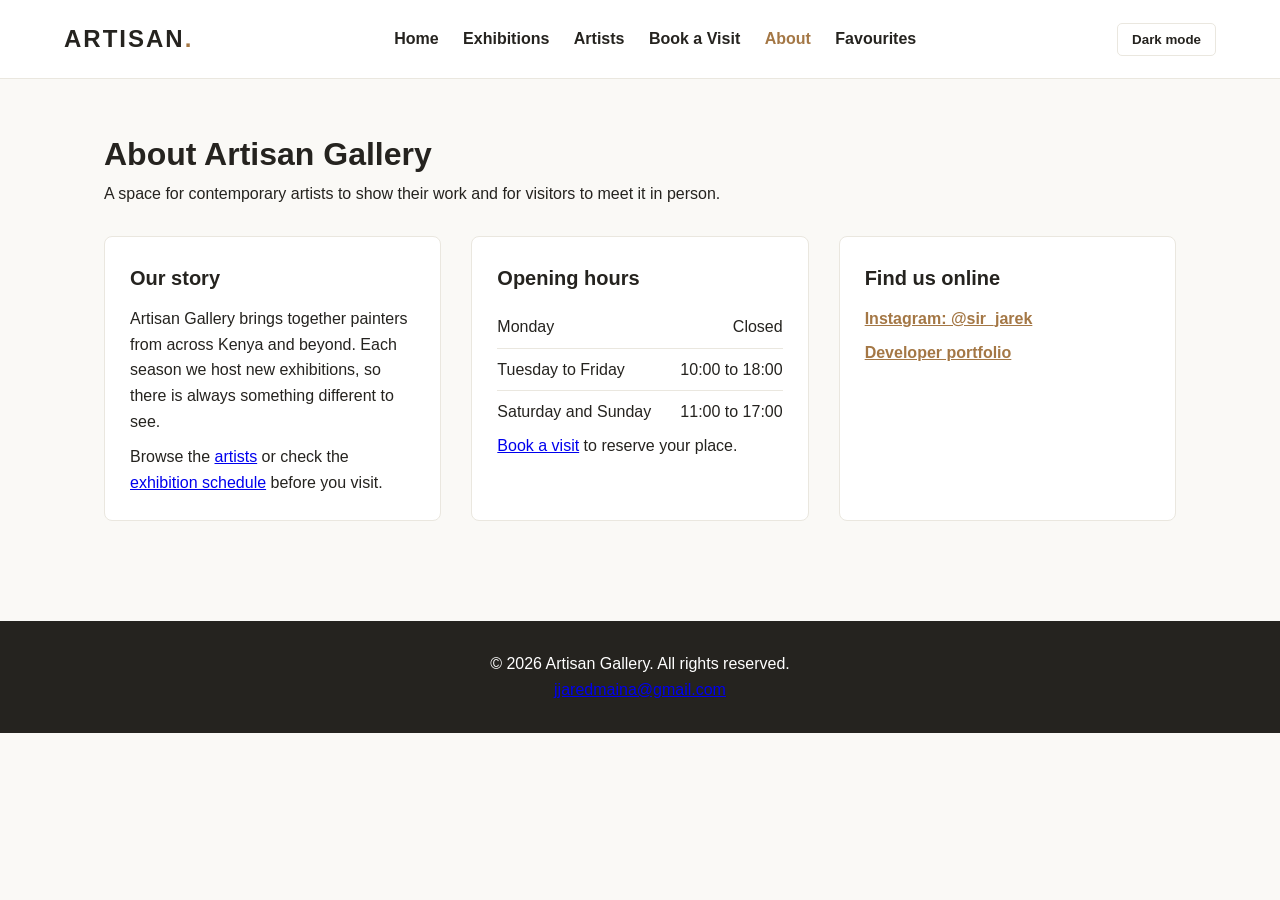
<file: about.html>
<!DOCTYPE html>
<html lang="en">
<head>
  <meta charset="UTF-8">
  <meta name="viewport" content="width=device-width, initial-scale=1.0">
  <title>Artisan Gallery | About</title>
  <link rel="stylesheet" href="style.css">
  <script>(function(){try{var t=localStorage.getItem("artisanTheme")||(matchMedia("(prefers-color-scheme: dark)").matches?"dark":"light");document.documentElement.setAttribute("data-theme",t)}catch(e){}})();</script>
</head>
<body>
  <a class="skip-link" href="#main">Skip to content</a>

  <header class="main-header">
    <div class="logo">ARTISAN<span>.</span></div>
    <button class="nav-toggle" aria-label="Toggle menu" aria-expanded="false" aria-controls="mainNav">
      <span></span><span></span><span></span>
    </button>
    <nav class="main-nav" id="mainNav">
      <a href="index.html">Home</a>
      <a href="exhibitions.html">Exhibitions</a>
      <a href="artists.html">Artists</a>
      <a href="booking.html">Book a Visit</a>
      <a href="about.html" class="active">About</a>
      <a href="favourites.html">Favourites</a>
    </nav>
    <button type="button" class="theme-toggle" id="themeToggle" aria-pressed="false">Dark mode</button>
  </header>

  <main class="container" id="main" tabindex="-1">
    <h1>About Artisan Gallery</h1>
    <p>A space for contemporary artists to show their work and for visitors to meet it in person.</p>

    <div class="about-grid">

      <section class="info-card">
        <h2>Our story</h2>
        <!-- EDIT: replace this text with your gallery's real story -->
        <p>Artisan Gallery brings together painters from across Kenya and beyond. Each season we host new exhibitions, so there is always something different to see.</p>
        <p>Browse the <a href="artists.html">artists</a> or check the <a href="exhibitions.html">exhibition schedule</a> before you visit.</p>
      </section>

      <section class="info-card">
        <h2>Opening hours</h2>
        <!-- EDIT: replace these example hours with the real ones -->
        <ul class="hours-list">
          <li><span>Monday</span><span>Closed</span></li>
          <li><span>Tuesday to Friday</span><span>10:00 to 18:00</span></li>
          <li><span>Saturday and Sunday</span><span>11:00 to 17:00</span></li>
        </ul>
        <p><a href="booking.html">Book a visit</a> to reserve your place.</p>
      </section>

      <section class="info-card">
        <h2>Find us online</h2>
        <ul class="link-list">
          <li><a href="https://www.instagram.com/sir_jarek/" target="_blank" rel="noopener noreferrer">Instagram: @sir_jarek</a></li>
          <li><a href="https://jared-portfolio-ten.vercel.app/" target="_blank" rel="noopener noreferrer">Developer portfolio</a></li>
        </ul>
      </section>

    </div>
  </main>

  <footer class="main-footer">
    <p>&copy; 2026 Artisan Gallery. All rights reserved.</p>
    <p><a href="mailto:jjaredmaina@gmail.com">jjaredmaina@gmail.com</a></p>
  </footer>

  <script src="script.js"></script>
  <script src="features.js"></script>
</body>
</html>
</file>
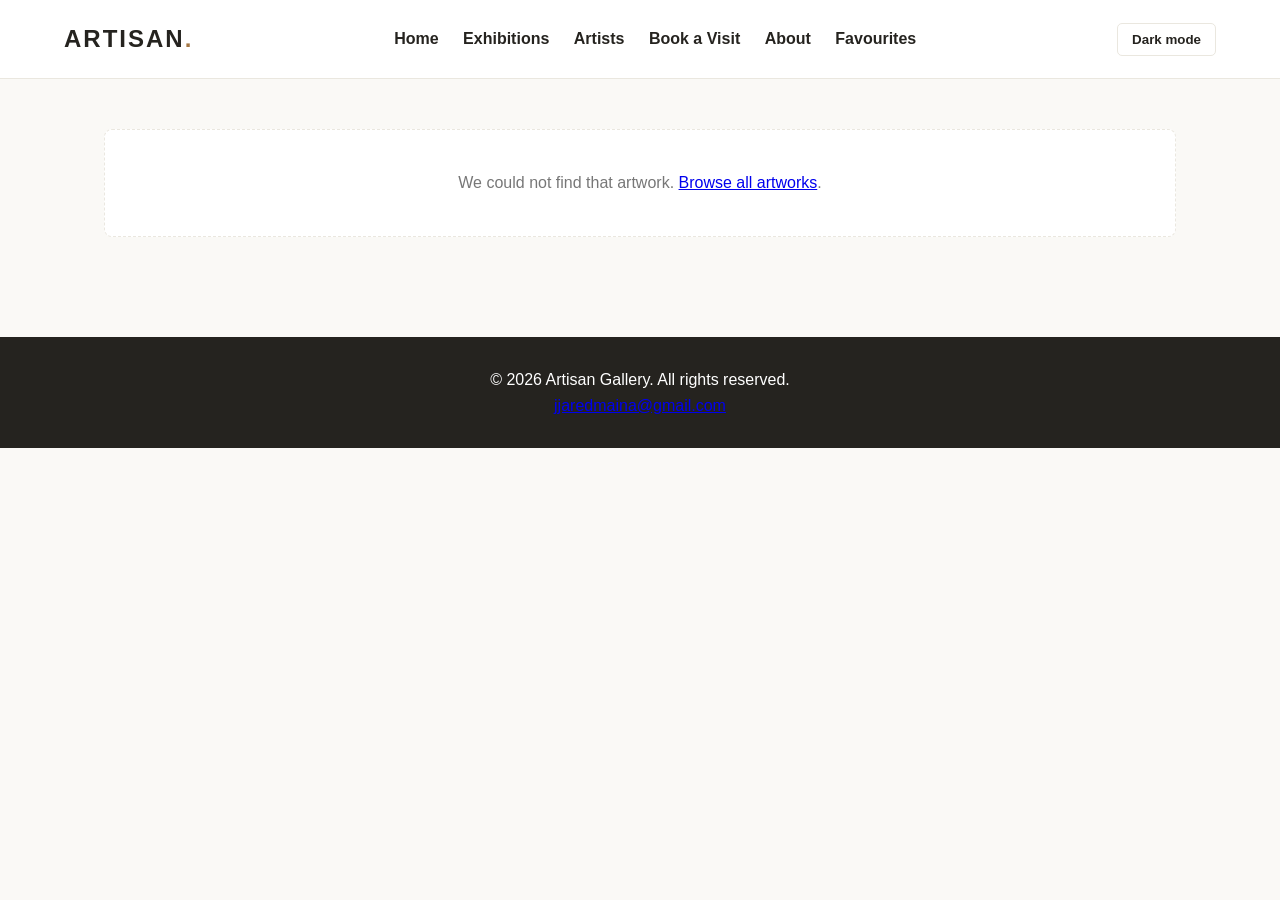
<file: artwork.html>
<!DOCTYPE html>
<html lang="en">
<head>
  <meta charset="UTF-8">
  <meta name="viewport" content="width=device-width, initial-scale=1.0">
  <title>Artisan Gallery | Artwork</title>
  <link rel="stylesheet" href="style.css">
  <script>(function(){try{var t=localStorage.getItem("artisanTheme")||(matchMedia("(prefers-color-scheme: dark)").matches?"dark":"light");document.documentElement.setAttribute("data-theme",t)}catch(e){}})();</script>
</head>
<body>
  <a class="skip-link" href="#main">Skip to content</a>

  <header class="main-header">
    <div class="logo">ARTISAN<span>.</span></div>
    <button class="nav-toggle" aria-label="Toggle menu" aria-expanded="false" aria-controls="mainNav">
      <span></span><span></span><span></span>
    </button>
    <nav class="main-nav" id="mainNav">
      <a href="index.html">Home</a>
      <a href="exhibitions.html">Exhibitions</a>
      <a href="artists.html">Artists</a>
      <a href="booking.html">Book a Visit</a>
      <a href="about.html">About</a>
      <a href="favourites.html">Favourites</a>
    </nav>
    <button type="button" class="theme-toggle" id="themeToggle" aria-pressed="false">Dark mode</button>
  </header>

  <main class="container" id="main" tabindex="-1">
    <div id="artworkDetail"></div>
  </main>

  <footer class="main-footer">
    <p>&copy; 2026 Artisan Gallery. All rights reserved.</p>
    <p><a href="mailto:jjaredmaina@gmail.com">jjaredmaina@gmail.com</a></p>
  </footer>

  <script src="data.js"></script>
  <script src="script.js"></script>
  <script src="features.js"></script>
</body>
</html>
</file>
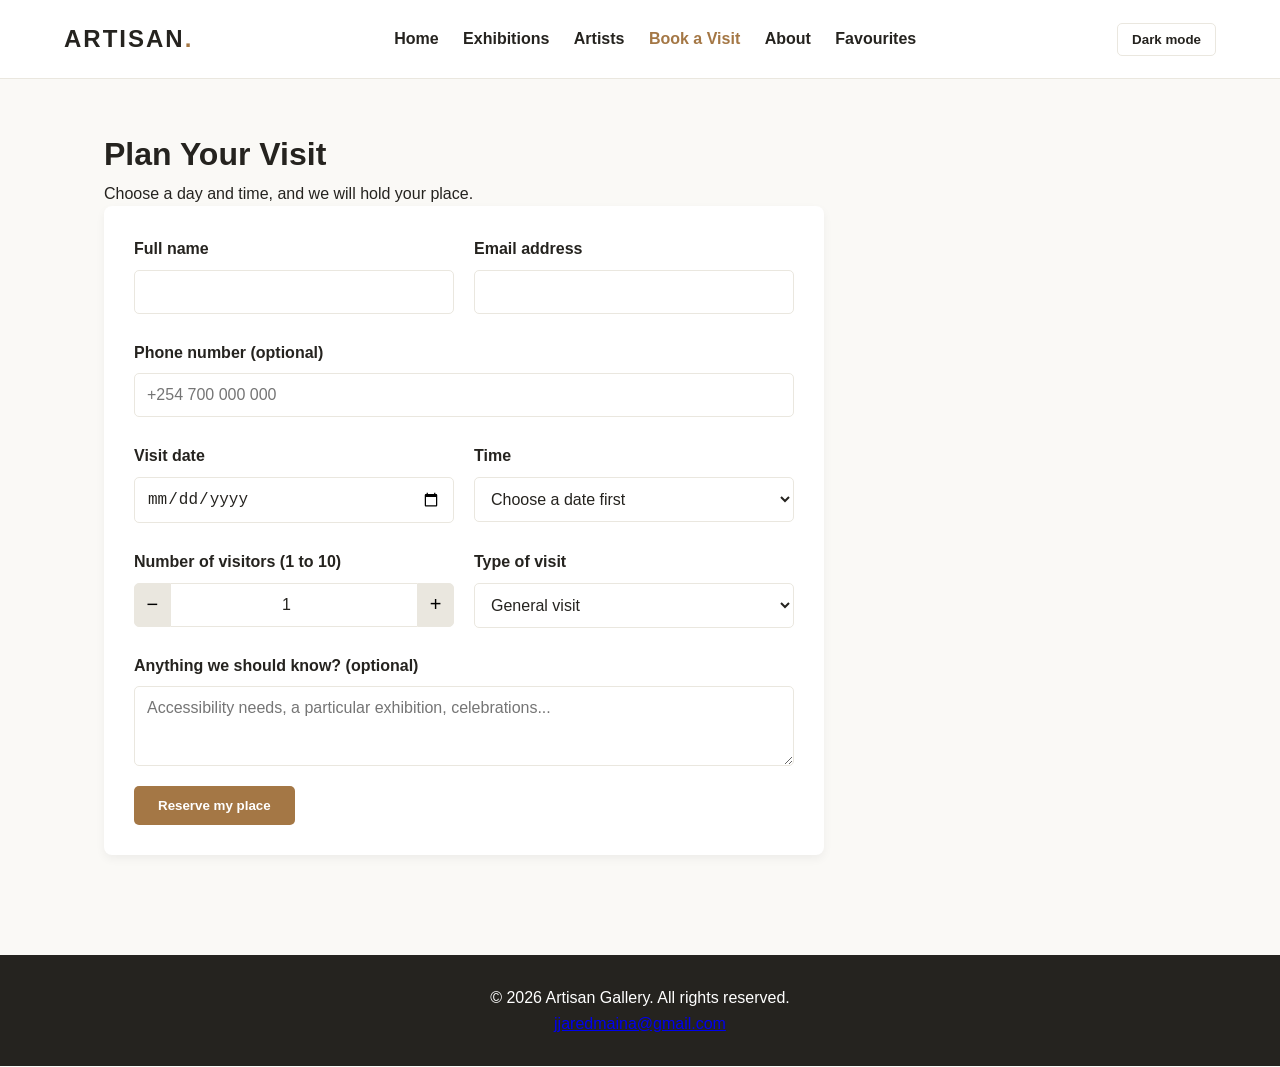
<file: booking.html>
<!DOCTYPE html>
<html lang="en">
<head>
  <meta charset="UTF-8">
  <meta name="viewport" content="width=device-width, initial-scale=1.0">
  <title>Artisan Gallery | Book a Visit</title>
  <link rel="stylesheet" href="style.css">
  <script>(function(){try{var t=localStorage.getItem("artisanTheme")||(matchMedia("(prefers-color-scheme: dark)").matches?"dark":"light");document.documentElement.setAttribute("data-theme",t)}catch(e){}})();</script>
</head>
<body>
  <a class="skip-link" href="#main">Skip to content</a>

  <header class="main-header">
    <div class="logo">ARTISAN<span>.</span></div>
    <button class="nav-toggle" aria-label="Toggle menu" aria-expanded="false" aria-controls="mainNav">
      <span></span><span></span><span></span>
    </button>
    <nav class="main-nav" id="mainNav">
      <a href="index.html">Home</a>
      <a href="exhibitions.html">Exhibitions</a>
      <a href="artists.html">Artists</a>
      <a href="booking.html" class="active">Book a Visit</a>
      <a href="about.html">About</a>
      <a href="favourites.html">Favourites</a>
    </nav>
    <button type="button" class="theme-toggle" id="themeToggle" aria-pressed="false">Dark mode</button>
  </header>

  <main class="container" id="main" tabindex="-1">
    <h1>Plan Your Visit</h1>
    <p>Choose a day and time, and we will hold your place.</p>

    <form id="bookingForm" novalidate>
      <div class="form-row">
        <div class="form-group" id="g-bName">
          <label for="bName">Full name</label>
          <input type="text" id="bName" autocomplete="name">
          <p class="field-error" id="bName-error"></p>
        </div>
        <div class="form-group" id="g-bEmail">
          <label for="bEmail">Email address</label>
          <input type="email" id="bEmail" autocomplete="email">
          <p class="field-error" id="bEmail-error"></p>
        </div>
      </div>

      <div class="form-group" id="g-bPhone">
        <label for="bPhone">Phone number (optional)</label>
        <input type="tel" id="bPhone" autocomplete="tel" placeholder="+254 700 000 000">
        <p class="field-error" id="bPhone-error"></p>
      </div>

      <div class="form-row">
        <div class="form-group" id="g-bDate">
          <label for="bDate">Visit date</label>
          <input type="date" id="bDate">
          <p class="field-error" id="bDate-error"></p>
        </div>
        <div class="form-group" id="g-bTime">
          <label for="bTime">Time</label>
          <select id="bTime"><option value="">Choose a date first</option></select>
          <p class="field-error" id="bTime-error"></p>
        </div>
      </div>

      <div class="form-row">
        <div class="form-group" id="g-bVisitors">
          <label for="bVisitors">Number of visitors (1 to 10)</label>
          <div class="stepper">
            <button type="button" id="visitorsMinus" aria-label="Fewer visitors">&minus;</button>
            <input type="number" id="bVisitors" min="1" max="10" value="1">
            <button type="button" id="visitorsPlus" aria-label="More visitors">+</button>
          </div>
          <p class="field-error" id="bVisitors-error"></p>
        </div>
        <div class="form-group" id="g-bType">
          <label for="bType">Type of visit</label>
          <select id="bType">
            <option>General visit</option>
            <option>Guided tour</option>
            <option>Group or school visit</option>
            <option>Private viewing</option>
          </select>
        </div>
      </div>

      <div class="form-group">
        <label for="bNotes">Anything we should know? (optional)</label>
        <textarea id="bNotes" rows="3" maxlength="300" placeholder="Accessibility needs, a particular exhibition, celebrations..."></textarea>
      </div>

      <button type="submit" class="btn">Reserve my place</button>
    </form>

    <section id="confirmation" class="confirmation" hidden aria-live="polite"></section>

    <section class="my-bookings" id="myBookingsSection" hidden>
      <h2 class="section-title">Your bookings</h2>
      <p class="results-count">Saved in this browser only.</p>
      <ul id="bookingList" class="booking-list"></ul>
    </section>
  </main>

  <footer class="main-footer">
    <p>&copy; 2026 Artisan Gallery. All rights reserved.</p>
    <p><a href="mailto:jjaredmaina@gmail.com">jjaredmaina@gmail.com</a></p>
  </footer>

  <script src="script.js"></script>
  <script src="booking.js"></script>
  <script src="features.js"></script>
</body>
</html>
</file>
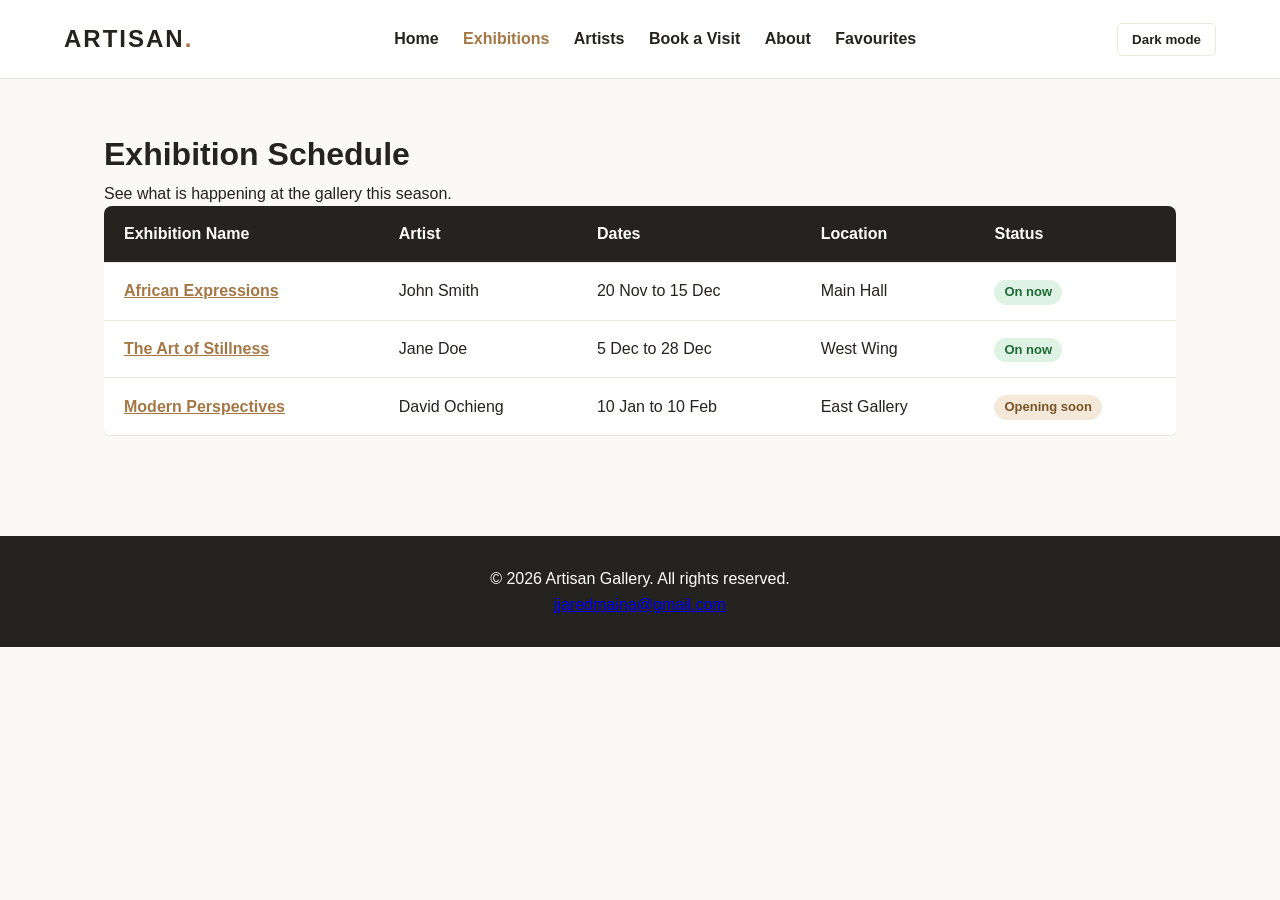
<file: exhibitions.html>
<!DOCTYPE html>
<html lang="en">
<head>
  <meta charset="UTF-8">
  <meta name="viewport" content="width=device-width, initial-scale=1.0">
  <title>Artisan Gallery | Exhibitions</title>
  <link rel="stylesheet" href="style.css">
  <script>(function(){try{var t=localStorage.getItem("artisanTheme")||(matchMedia("(prefers-color-scheme: dark)").matches?"dark":"light");document.documentElement.setAttribute("data-theme",t)}catch(e){}})();</script>
</head>
<body>
  <a class="skip-link" href="#main">Skip to content</a>

  <header class="main-header">
    <div class="logo">ARTISAN<span>.</span></div>
    <button class="nav-toggle" aria-label="Toggle menu" aria-expanded="false" aria-controls="mainNav">
      <span></span><span></span><span></span>
    </button>
    <nav class="main-nav" id="mainNav">
      <a href="index.html">Home</a>
      <a href="exhibitions.html" class="active">Exhibitions</a>
      <a href="artists.html">Artists</a>
      <a href="booking.html">Book a Visit</a>
      <a href="about.html">About</a>
      <a href="favourites.html">Favourites</a>
    </nav>
    <button type="button" class="theme-toggle" id="themeToggle" aria-pressed="false">Dark mode</button>
  </header>

  <main class="container" id="main" tabindex="-1">
    <h1>Exhibition Schedule</h1>
    <p>See what is happening at the gallery this season.</p>
    
    <!-- DATA TABLE -->
    <div class="table-responsive">
      <table>
        <thead>
          <tr>
            <th>Exhibition Name</th>
            <th>Artist</th>
            <th>Dates</th>
            <th>Location</th>
            <th>Status</th>
          </tr>
        </thead>
        <tbody id="exhibitionBody"></tbody>
      </table>
    </div>
  </main>

  <footer class="main-footer">
    <p>&copy; 2026 Artisan Gallery. All rights reserved.</p>
    <p><a href="mailto:jjaredmaina@gmail.com">jjaredmaina@gmail.com</a></p>
  </footer>

  <script src="data.js"></script>
  <script src="script.js"></script>
  <script src="features.js"></script>
</body>
</html>
</file>
<file: style.css>
/* GLOBAL STYLES & CSS VARIABLES */
:root {
  --primary: #a47745;
  --dark: #25231f;
  --light: #faf9f6;
  --gray: #eae7df;
  --surface: #fff;
  --text: #25231f;
  --hover: #f5f5f5;
}

* {
  box-sizing: border-box;
  margin: 0;
  padding: 0;
}

body {
  font-family: 'Segoe UI', Tahoma, Geneva, Verdana, sans-serif;
  background: var(--light);
  color: var(--text);
  line-height: 1.6;
}

/* NAVIGATION (FLEXBOX) */
.main-header {
  display: flex;
  justify-content: space-between;
  align-items: center;
  padding: 20px 5%;
  background: var(--surface);
  border-bottom: 1px solid var(--gray);
  position: sticky;
  top: 0;
  z-index: 100;
}

.logo {
  font-size: 24px;
  font-weight: 800;
  letter-spacing: 2px;
}

.logo span { color: var(--primary); }

.main-nav a {
  text-decoration: none;
  color: var(--text);
  margin-left: 20px;
  font-weight: 600;
  transition: color 0.3s ease; /* HOVER EFFECT */
}

.main-nav a:hover, .main-nav a.active {
  color: var(--primary);
}

/* LAYOUT & CONTAINER */
.container {
  padding: 50px 5%;
  max-width: 1200px;
  margin: auto;
}

.section-title {
  margin-bottom: 30px;
  font-size: 28px;
  border-bottom: 2px solid var(--primary);
  display: inline-block;
  padding-bottom: 5px;
}

/* HERO SECTION */
.hero {
  text-align: center;
  padding: 60px 0;
  background: var(--gray);
  border-radius: 10px;
  margin-bottom: 40px;
}

.hero h1 { font-size: 40px; margin-bottom: 10px; }
.hero p { font-size: 18px; margin-bottom: 20px; }

/* BUTTONS */
.btn {
  display: inline-block;
  background: var(--primary);
  color: #fff;
  padding: 12px 24px;
  text-decoration: none;
  border-radius: 5px;
  font-weight: 600;
  border: none;
  cursor: pointer;
  transition: background 0.3s ease, transform 0.2s ease;
}

.btn:hover {
  background: var(--dark);
  transform: translateY(-2px);
}

/* GRID LAYOUT (ARTWORKS) */
.grid-layout {
  display: grid;
  grid-template-columns: repeat(auto-fill, minmax(300px, 1fr));
  gap: 30px;
}

.art-card {
  background: var(--surface);
  border: 1px solid var(--gray);
  border-radius: 8px;
  padding: 15px;
  transition: transform 0.3s ease, box-shadow 0.3s ease; /* HOVER EFFECT */
}

.art-card:hover {
  transform: translateY(-5px);
  box-shadow: 0 10px 20px rgba(0,0,0,0.1);
}

.art-card img {
  width: 100%;
  height: 250px;
  object-fit: cover;
  border-radius: 5px;
  cursor: pointer;
}

.art-card h3 { margin: 15px 0 5px; }
.art-card p { color: #777; font-size: 14px; }

/* TABLE STYLING */
.table-responsive {
  overflow-x: auto;
}

table {
  width: 100%;
  border-collapse: collapse;
  background: var(--surface);
  border-radius: 8px;
  overflow: hidden;
  box-shadow: 0 4px 10px rgba(0,0,0,0.05);
}

th, td {
  padding: 15px 20px;
  text-align: left;
  border-bottom: 1px solid var(--gray);
}

th {
  background-color: var(--text);
  color: #fff;
  font-weight: 600;
}

tr:hover {
  background-color: var(--hover); /* ROW HOVER EFFECT */
}

/* FORM STYLING */
form {
  background: var(--surface);
  padding: 30px;
  border-radius: 8px;
  box-shadow: 0 4px 10px rgba(0,0,0,0.05);
  max-width: 600px;
}

.form-group {
  margin-bottom: 20px;
  display: flex;
  flex-direction: column;
}

.form-group label {
  margin-bottom: 8px;
  font-weight: 600;
}

.form-group input, .form-group select {
  padding: 12px;
  border: 1px solid var(--gray);
  border-radius: 5px;
  font-size: 16px;
}

.form-group input:focus, .form-group select:focus {
  outline: none;
  border-color: var(--primary);
}

/* JS ERROR & SUCCESS MESSAGES */
.error-msg {
  color: #d9534f;
  font-weight: bold;
  margin-bottom: 15px;
  display: none;
}

.success-msg {
  color: #28a745;
  font-weight: bold;
  margin-bottom: 15px;
  display: none;
}

/* FILTER SECTION */
.filter-section {
  margin-bottom: 30px;
  display: flex;
  align-items: center;
  gap: 15px;
}

.filter-section select {
  padding: 8px 15px;
  border-radius: 5px;
  border: 1px solid var(--gray);
}

/* LIGHTBOX MODAL */
.lightbox {
  display: none;
  position: fixed;
  top: 0;
  left: 0;
  width: 100%;
  height: 100%;
  background: rgba(0,0,0,0.85);
  z-index: 1000;
  justify-content: center;
  align-items: center;
  flex-direction: column;
}

.lightbox img {
  max-width: 90%;
  max-height: 80%;
  border-radius: 8px;
  box-shadow: 0 0 20px rgba(255,255,255,0.2);
}

.close-btn {
  position: absolute;
  top: 20px;
  right: 40px;
  color: #fff;
  font-size: 50px;
  cursor: pointer;
  transition: color 0.3s;
}

.close-btn:hover { color: var(--primary); }

/* FOOTER */
.main-footer {
  text-align: center;
  padding: 30px;
  background: var(--dark);
  color: #fff;
  margin-top: 50px;
}

/* KEYBOARD FOCUS */
a:focus-visible, button:focus-visible, input:focus-visible, select:focus-visible, .art-card img:focus-visible {
  outline: 2px solid var(--primary);
  outline-offset: 2px;
}

/* MOBILE MENU TOGGLE (hidden on desktop) */
.nav-toggle {
  display: none;
  flex-direction: column;
  gap: 4px;
  background: none;
  border: 1px solid var(--gray);
  border-radius: 5px;
  padding: 10px;
  cursor: pointer;
}

.nav-toggle span {
  display: block;
  width: 20px;
  height: 2px;
  background: var(--text);
}

/* GALLERY TOOLBAR (SEARCH / FILTER / SORT) */
.gallery-toolbar {
  display: flex;
  flex-wrap: wrap;
  gap: 15px;
  align-items: flex-end;
  margin-bottom: 15px;
}

.toolbar-field {
  display: flex;
  flex-direction: column;
  gap: 6px;
}

.toolbar-field label { font-weight: 600; font-size: 14px; }

.toolbar-field input, .toolbar-field select {
  padding: 10px 15px;
  border: 1px solid var(--gray);
  border-radius: 5px;
  font-size: 16px;
  background: var(--surface);
  color: var(--text);
}

.toolbar-search { flex: 1 1 220px; }

.results-count {
  color: #777;
  font-size: 14px;
  margin-bottom: 20px;
}

.empty-state {
  grid-column: 1 / -1;
  padding: 40px 20px;
  text-align: center;
  color: #777;
  background: var(--surface);
  border: 1px dashed var(--gray);
  border-radius: 8px;
}

/* LIGHTBOX CONTROLS */
.close-btn {
  background: none;
  border: none;
  line-height: 1;
}

.lb-figure {
  display: flex;
  flex-direction: column;
  align-items: center;
  gap: 12px;
  max-width: 90%;
  max-height: 90%;
}

.lb-figure img { max-width: 100%; max-height: 75vh; }

.lb-figure figcaption {
  color: #fff;
  font-size: 16px;
  text-align: center;
}

.lb-nav {
  position: absolute;
  top: 50%;
  transform: translateY(-50%);
  background: rgba(255,255,255,0.12);
  color: #fff;
  border: none;
  border-radius: 50%;
  width: 48px;
  height: 48px;
  font-size: 22px;
  cursor: pointer;
  transition: background 0.3s;
}

.lb-nav:hover { background: var(--primary); }
.lb-prev { left: 20px; }
.lb-next { right: 20px; }

/* ABOUT PAGE */
.about-grid {
  display: grid;
  grid-template-columns: repeat(auto-fit, minmax(280px, 1fr));
  gap: 30px;
  margin-top: 30px;
}

.info-card {
  background: var(--surface);
  border: 1px solid var(--gray);
  border-radius: 8px;
  padding: 25px;
}

.info-card h2 { font-size: 20px; margin-bottom: 12px; }
.info-card p + p { margin-top: 10px; }

.hours-list { list-style: none; }

.hours-list li {
  display: flex;
  justify-content: space-between;
  gap: 15px;
  padding: 8px 0;
  border-bottom: 1px solid var(--gray);
}

.hours-list li:last-child { border-bottom: none; }

.link-list { list-style: none; }
.link-list li + li { margin-top: 8px; }
.link-list a { color: var(--primary); font-weight: 600; }

/* RESPONSIVE DESIGN (MEDIA QUERY) */
@media (max-width: 768px) {
  .main-header { flex-wrap: wrap; }

  .nav-toggle { display: flex; }

  .main-nav {
    display: none;
    flex-direction: column;
    width: 100%;
    padding-top: 10px;
  }

  .main-nav.open { display: flex; }

  .main-nav a {
    margin: 0;
    padding: 12px 0;
    border-top: 1px solid var(--gray);
  }

  .hero h1 { font-size: 30px; }

  .lb-prev { left: 8px; }
  .lb-next { right: 8px; }
  .close-btn { right: 20px; }
}

/* BOOKING FORM */
.form-row {
  display: grid;
  grid-template-columns: repeat(auto-fit, minmax(220px, 1fr));
  gap: 20px;
}

form { max-width: 720px; }

.form-group textarea {
  padding: 12px;
  border: 1px solid var(--gray);
  border-radius: 5px;
  font-size: 16px;
  font-family: inherit;
  resize: vertical;
}

.form-group textarea:focus { outline: none; border-color: var(--primary); }

.form-group select {
  background: var(--surface);
  color: var(--text);
}

.field-error {
  color: #d9534f;
  font-size: 14px;
  margin-top: 6px;
  min-height: 0;
}

.form-group.invalid input,
.form-group.invalid select { border-color: #d9534f; }

.stepper { display: flex; }

.stepper input {
  width: 100%;
  text-align: center;
  border-radius: 0;
  border-left: none;
  border-right: none;
}

.stepper button {
  width: 48px;
  border: 1px solid var(--gray);
  background: var(--gray);
  font-size: 20px;
  cursor: pointer;
}

.stepper button:first-child { border-radius: 5px 0 0 5px; }
.stepper button:last-child { border-radius: 0 5px 5px 0; }
.stepper button:hover { background: var(--primary); color: #fff; }

.confirmation {
  background: var(--surface);
  border: 1px solid var(--primary);
  border-radius: 8px;
  padding: 30px;
  max-width: 720px;
}

.confirmation[hidden], form[hidden], .my-bookings[hidden] { display: none; }

.confirmation h2 { margin-bottom: 8px; }

.summary {
  display: grid;
  grid-template-columns: 110px 1fr;
  gap: 8px 15px;
  margin: 20px 0;
}

.summary dt { font-weight: 600; color: #777; }

.my-bookings { margin-top: 50px; max-width: 720px; }

.booking-list { list-style: none; }

.booking-item {
  display: flex;
  justify-content: space-between;
  align-items: center;
  gap: 15px;
  background: var(--surface);
  border: 1px solid var(--gray);
  border-radius: 8px;
  padding: 15px 20px;
  margin-bottom: 10px;
}

.booking-item span { display: block; color: #777; font-size: 14px; }

.link-btn {
  background: none;
  border: none;
  color: #d9534f;
  font-weight: 600;
  cursor: pointer;
}

.link-btn:hover { text-decoration: underline; }

/* DARK MODE */
:root[data-theme="dark"] {
  --light: #161512;
  --surface: #211f1a;
  --gray: #3a362e;
  --text: #ece8df;
  --hover: #2a2822;
  color-scheme: dark;
}

.form-group input, .form-group textarea, .form-group select,
.toolbar-field input, .toolbar-field select {
  background: var(--surface);
  color: var(--text);
}

/* THEME BUTTON */
.theme-toggle {
  margin-left: 20px;
  padding: 8px 14px;
  background: none;
  color: var(--text);
  border: 1px solid var(--gray);
  border-radius: 5px;
  font-weight: 600;
  cursor: pointer;
}

.theme-toggle:hover { border-color: var(--primary); color: var(--primary); }

/* SKIP LINK AND FOCUS */
.skip-link {
  position: absolute;
  left: -9999px;
  top: 0;
  z-index: 2000;
  padding: 10px 16px;
  background: var(--primary);
  color: #fff;
  border-radius: 0 0 5px 0;
}

.skip-link:focus { left: 0; }
main:focus { outline: none; }

/* FAVOURITE HEART */
.art-card { position: relative; }

.fav-btn {
  position: absolute;
  top: 25px;
  right: 25px;
  width: 40px;
  height: 40px;
  border: none;
  border-radius: 50%;
  background: var(--surface);
  color: var(--primary);
  font-size: 22px;
  line-height: 1;
  cursor: pointer;
  box-shadow: 0 2px 6px rgba(0,0,0,0.2);
}

.fav-btn[aria-pressed="true"] { background: var(--primary); color: #fff; }

.fav-btn--label {
  position: static;
  width: auto;
  height: auto;
  padding: 10px 18px;
  border-radius: 5px;
  font-size: 16px;
  font-weight: 600;
  border: 1px solid var(--primary);
  box-shadow: none;
}

.art-card h3 a { color: inherit; text-decoration: none; }
.art-card h3 a:hover { color: var(--primary); text-decoration: underline; }

/* STATUS BADGES */
.badge {
  display: inline-block;
  padding: 2px 10px;
  border-radius: 999px;
  font-size: 13px;
  font-weight: 600;
  white-space: nowrap;
}

.badge-now { background: #dff3e4; color: #1d6b34; }
.badge-soon { background: #f4e8d8; color: #7a5428; }
.badge-ended { background: var(--gray); color: var(--text); }

td a { color: var(--primary); font-weight: 600; }

/* ARTWORK DETAIL PAGE */
.back-link {
  display: inline-block;
  margin-bottom: 25px;
  color: var(--primary);
  font-weight: 600;
}

.detail {
  display: grid;
  grid-template-columns: repeat(auto-fit, minmax(300px, 1fr));
  gap: 40px;
  align-items: start;
  margin-bottom: 60px;
}

.detail-img { width: 100%; border-radius: 8px; }
.detail-info h1 { margin-bottom: 8px; }
.detail-info > * + * { margin-top: 18px; }
.detail-artist { font-size: 18px; color: #777; }

@media (prefers-reduced-motion: reduce) {
  * { transition: none !important; }
  .btn:hover, .art-card:hover { transform: none; }
}

@media (max-width: 768px) {
  .theme-toggle { order: 1; margin-left: auto; margin-right: 10px; }
  .nav-toggle { order: 2; }
  .main-nav { order: 3; }
}
</file>
